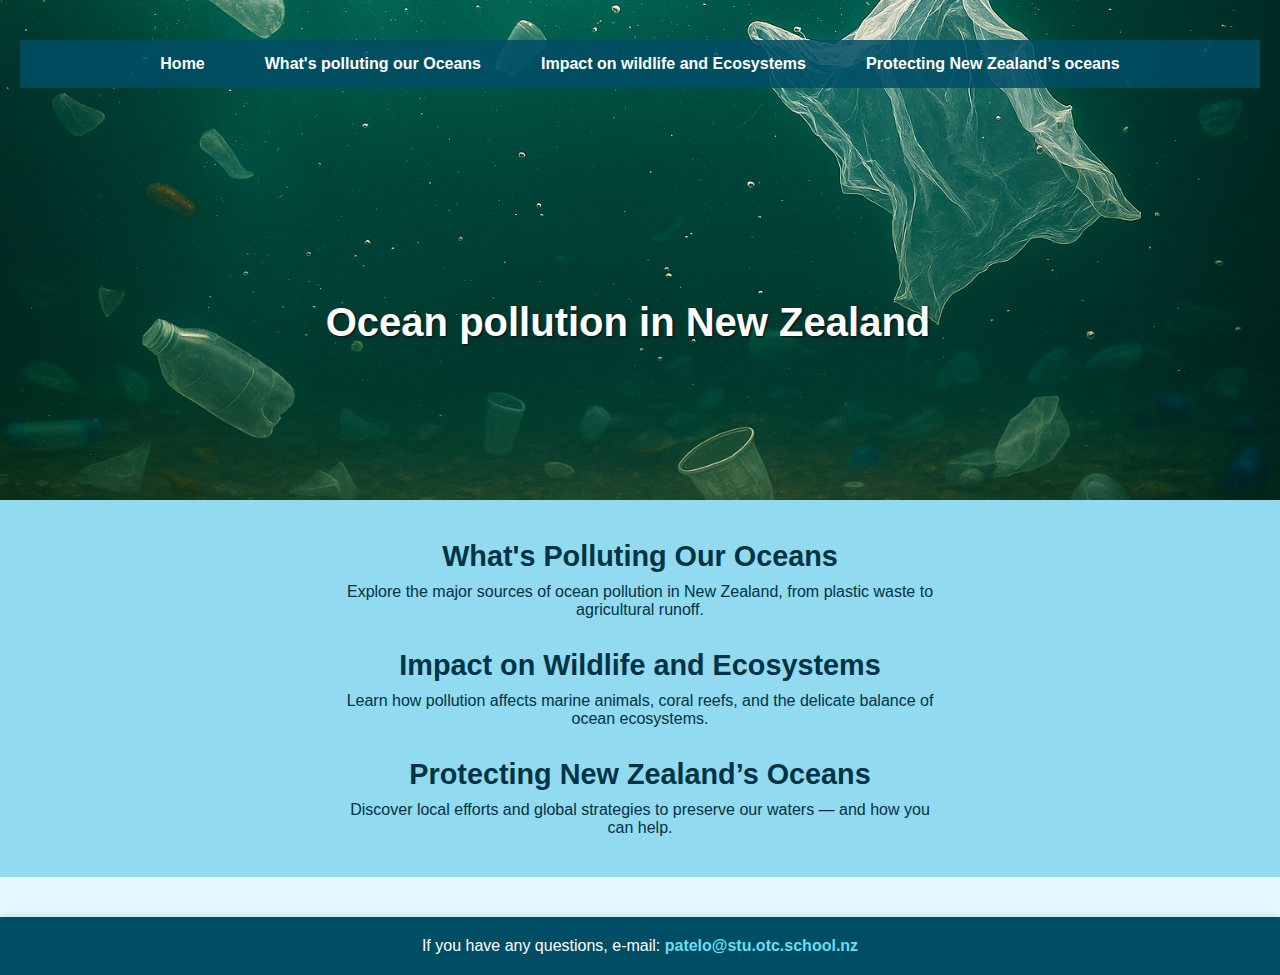
<file: index.html>
<!DOCTYPE html>
<html lang="en">
<head>
    <meta charset="UTF-8">
    <meta name="viewport" content="width=device-width, initial-scale=1.0">
    <link rel="stylesheet" href="style.css">
    <title>Document</title>
</head>

        
<body>
    
  <section class="home-page">
      <h1 class ="home-text">
        Ocean pollution in New Zealand
      </h1>
    <header>
             
            <nav>
            <ul>
                    <li><a href="index.html">Home</a></li>
                    <li><a href="what's_polluting_our_oceans.html">What's polluting our Oceans</a></li>
                    <li><a href="impacto_on_wildlife_and_Ecosystems.html">Impact on wildlife and Ecosystems</a></li>
                    <li><a href="Protecting_New_Zealands_oceans.html">Protecting New Zealand’s oceans</a></li>
            </ul>



        </nav>
    
</header>
    </section>

    <section class="page-summaries">
  
      <div class="summary">
    <h2>What's Polluting Our Oceans</h2>
    <p>Explore the major sources of ocean pollution in New Zealand, from plastic waste to agricultural runoff.</p>
  </div>
  
  <div class="summary">
    <h2>Impact on Wildlife and Ecosystems</h2>
    <p>Learn how pollution affects marine animals, coral reefs, and the delicate balance of ocean ecosystems.</p>
  </div>
  
  <div class="summary">
    <h2>Protecting New Zealand’s Oceans</h2>
    <p>Discover local efforts and global strategies to preserve our waters — and how you can help.</p>
  </div>

  </section>


<footer class="footer-bar">
    <p>If you have any questions, e-mail: <a href="patelo@stu.otc.school.nz">patelo@stu.otc.school.nz</a></p>
</footer>
    

</body>
</html>
</file>
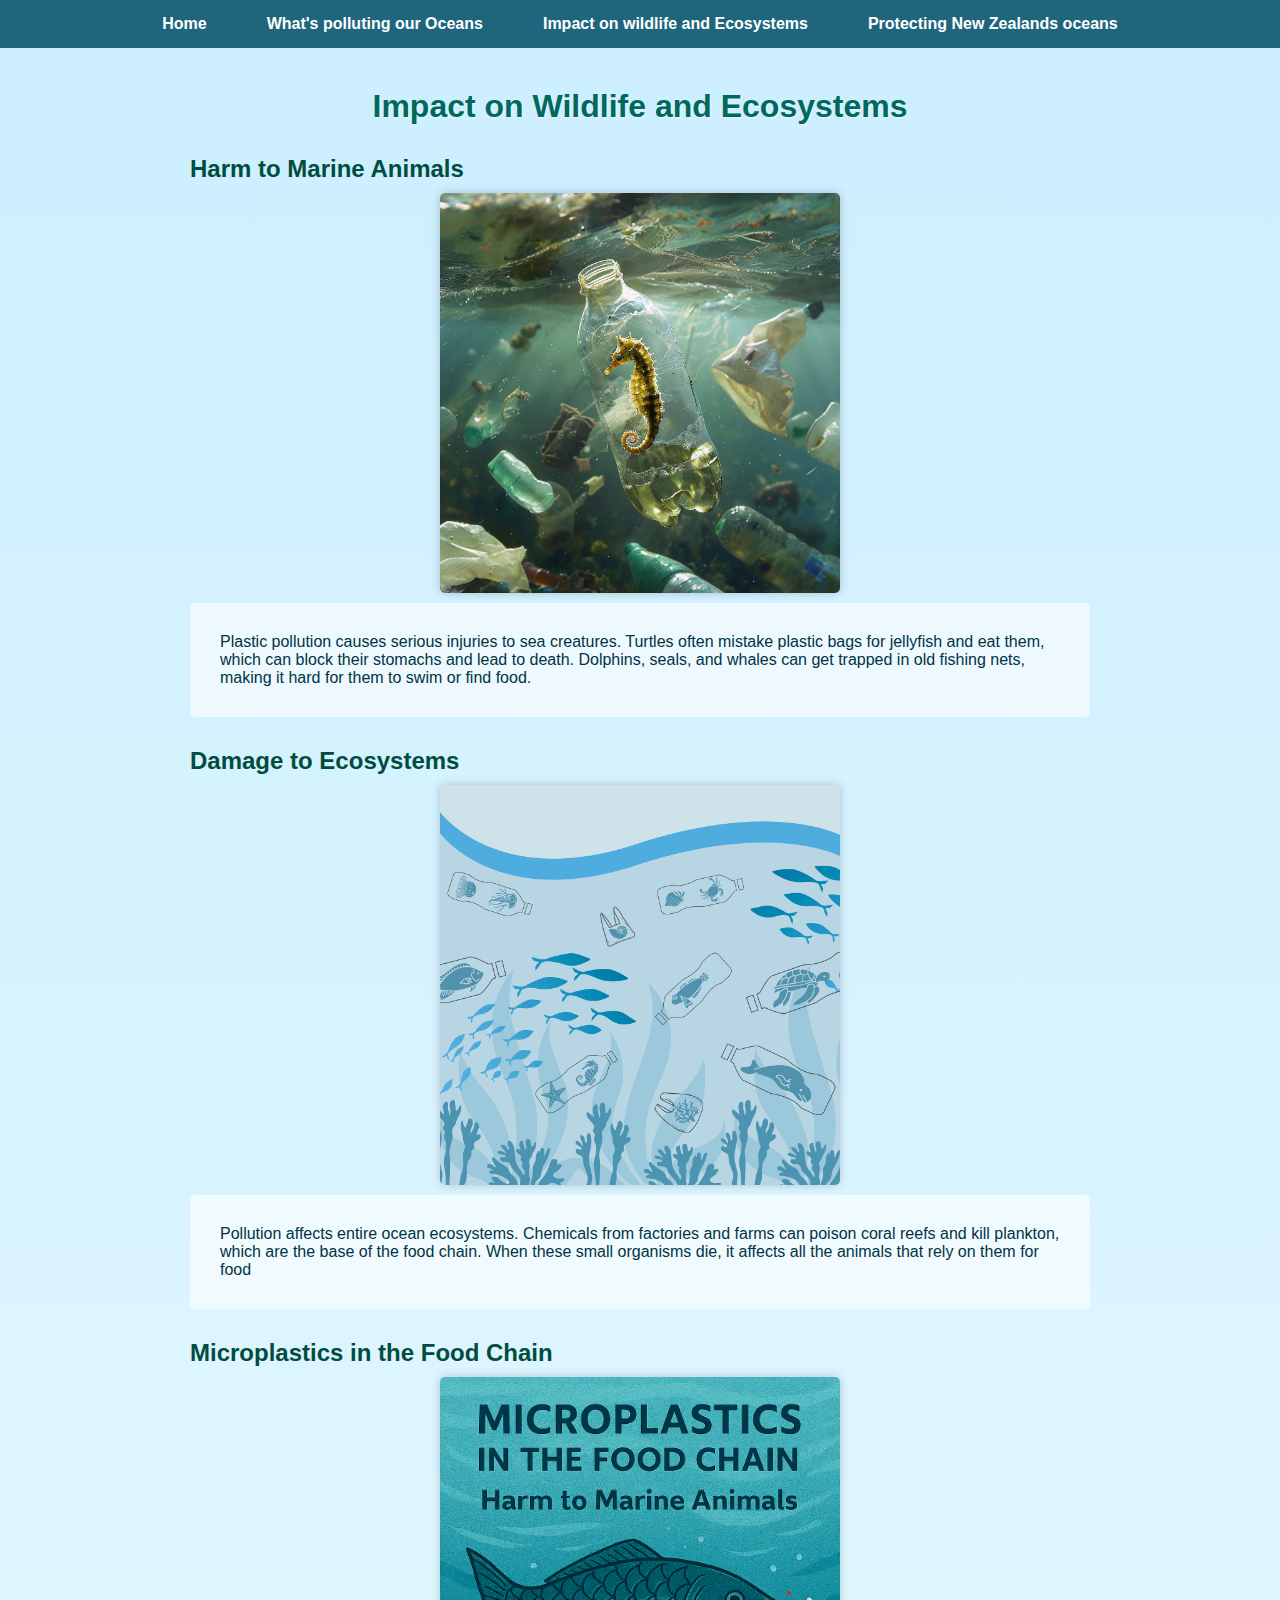
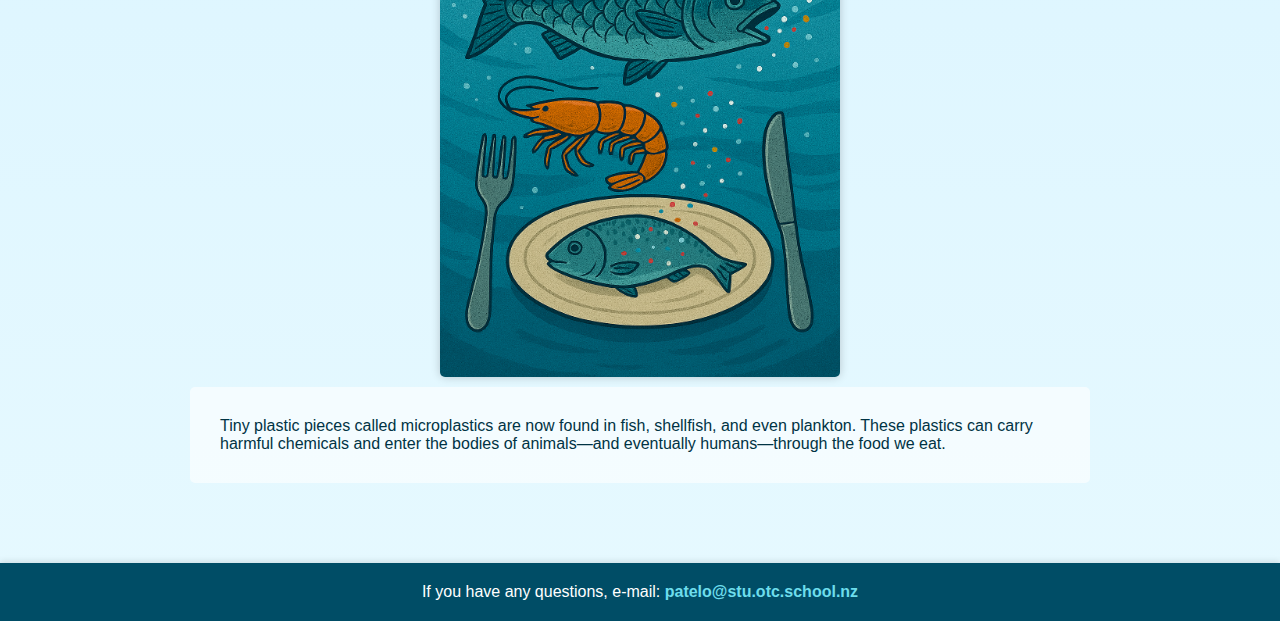
<file: impacto on wildlife and Ecosystems.html>
<!DOCTYPE html>
<html lang="en">
<head>
    <meta charset="UTF-8">
    <meta name="viewport" content="width=device-width, initial-scale=1.0">
    <link rel="stylesheet" href="style.css">
    <title>Document</title>
</head>

<body>
    
        <header>
            <ul>
                <li><a href="index.html">Home</a></li>
                <li><a href="what's_polluting_our_oceans.html">What's polluting our Oceans</a></li>
                <li><a href="impacto on wildlife and Ecosystems.html">Impact on wildlife and Ecosystems</a></li>
                <li><a href="Protecting New Zealands oceans.html">Protecting New Zealands oceans</a></li>
            </ul>
        </header>
   
    <section class="Impact-on-wildlife-and-Ecosystems ">
    <h1> Impact on Wildlife and Ecosystems</h1>

    <h2> Harm to Marine Animals</h2>
    <img src="./images/ai-generated-9084648_1280.jpg " alt="Harm to Marine Animals" class="wildlife-Ecosustem-img"> 
    <p>
        Plastic pollution causes serious injuries to sea creatures. Turtles often mistake plastic bags for jellyfish and eat them, which can block their stomachs and lead to death. Dolphins, seals, and whales can get trapped in old fishing nets, making it hard for them to swim or find food.
    </p>

    <h3>Damage to Ecosystems</h3>
    <img src="./images/plastic-waste-7617451_1280.jpg " alt="Damage to Ecosystems" class="wildlife-Ecosustem-img"> 
    <p>
        Pollution affects entire ocean ecosystems. Chemicals from factories and farms can poison coral reefs and kill plankton, which are the base of the food chain. When these small organisms die, it affects all the animals that rely on them for food
    </p>

    <h4>Microplastics in the Food Chain</h4>
    <img src="./images/Screenshot 2025-08-06 145132.png " alt="Microplastics in the Food Chain" class="wildlife-Ecosustem-img"> 
    <p>
        Tiny plastic pieces called microplastics are now found in fish, shellfish, and even plankton. These plastics can carry harmful chemicals and enter the bodies of animals—and eventually humans—through the food we eat.

    </p>
</section>

<footer class="footer-bar">
    <p>If you have any questions, e-mail: <a href="patelo@stu.otc.school.nz">patelo@stu.otc.school.nz</a></p>
</footer>

</body>
</html>
</file>
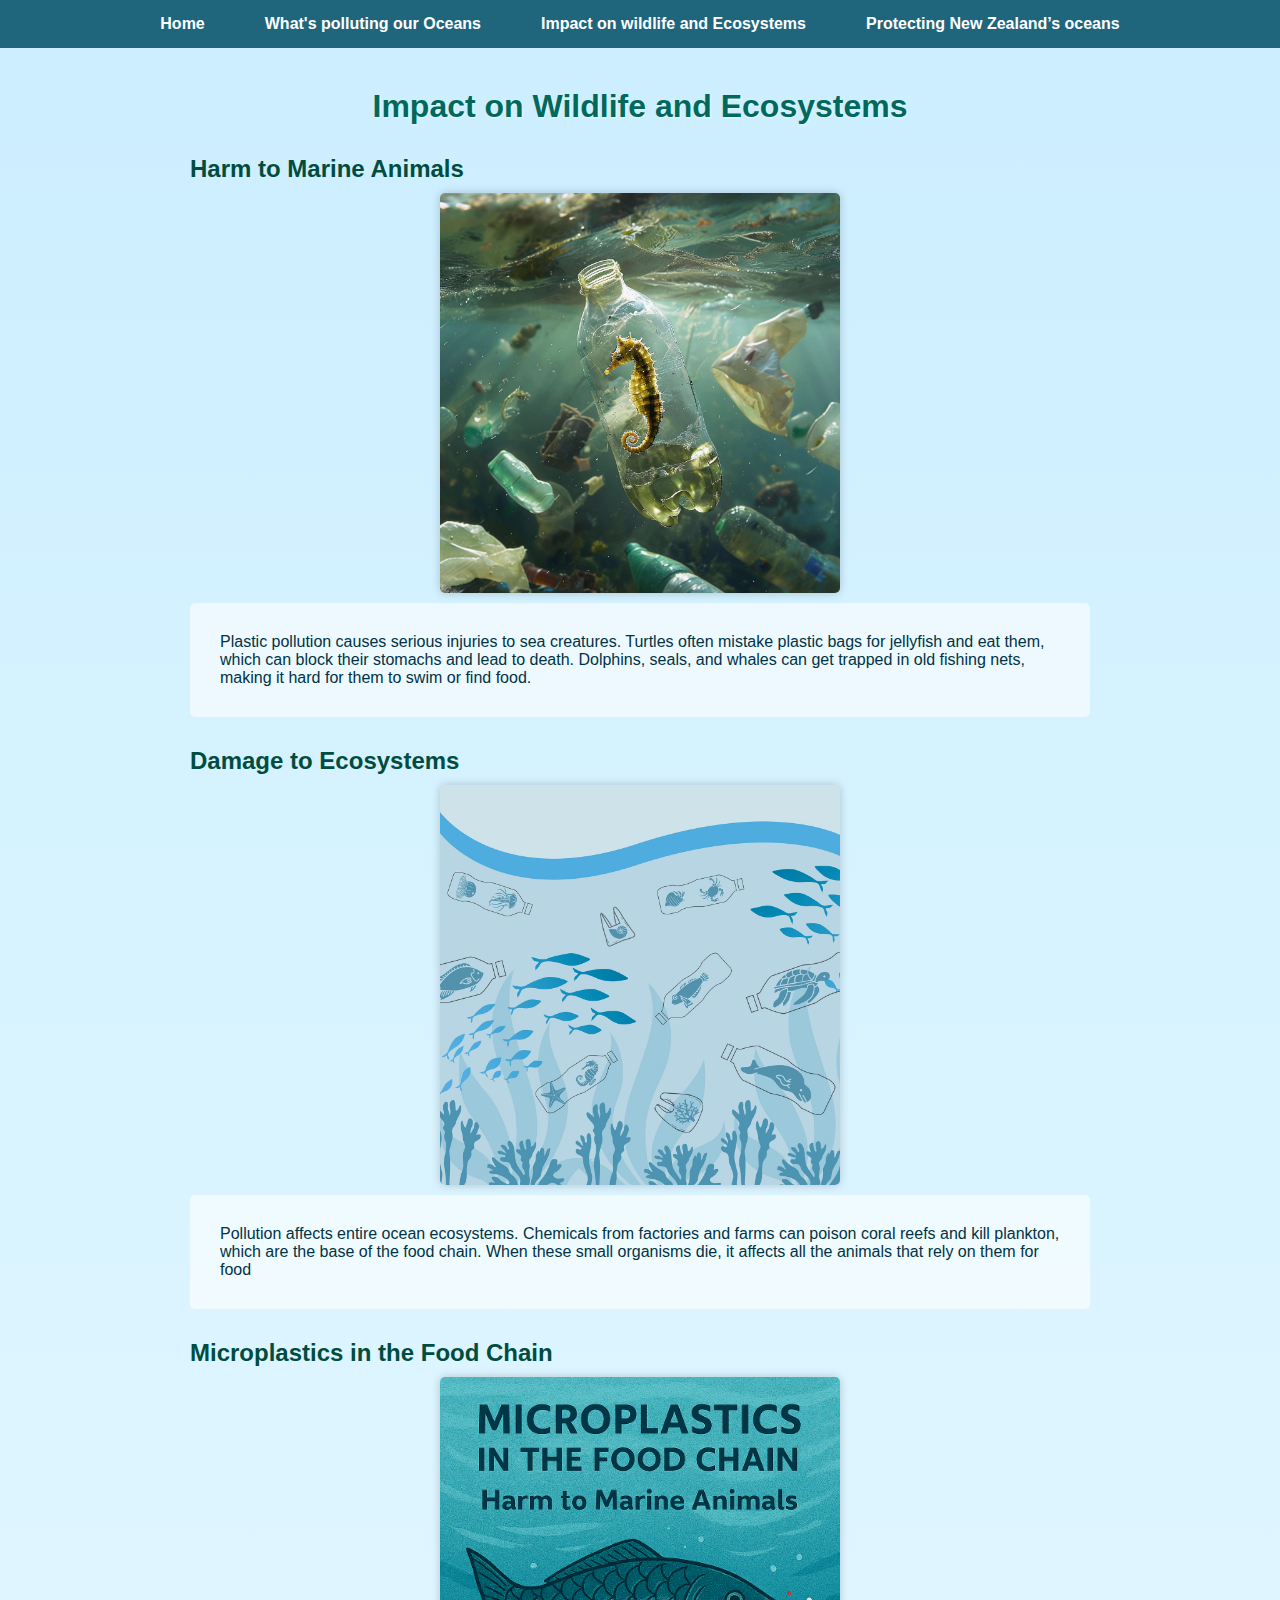
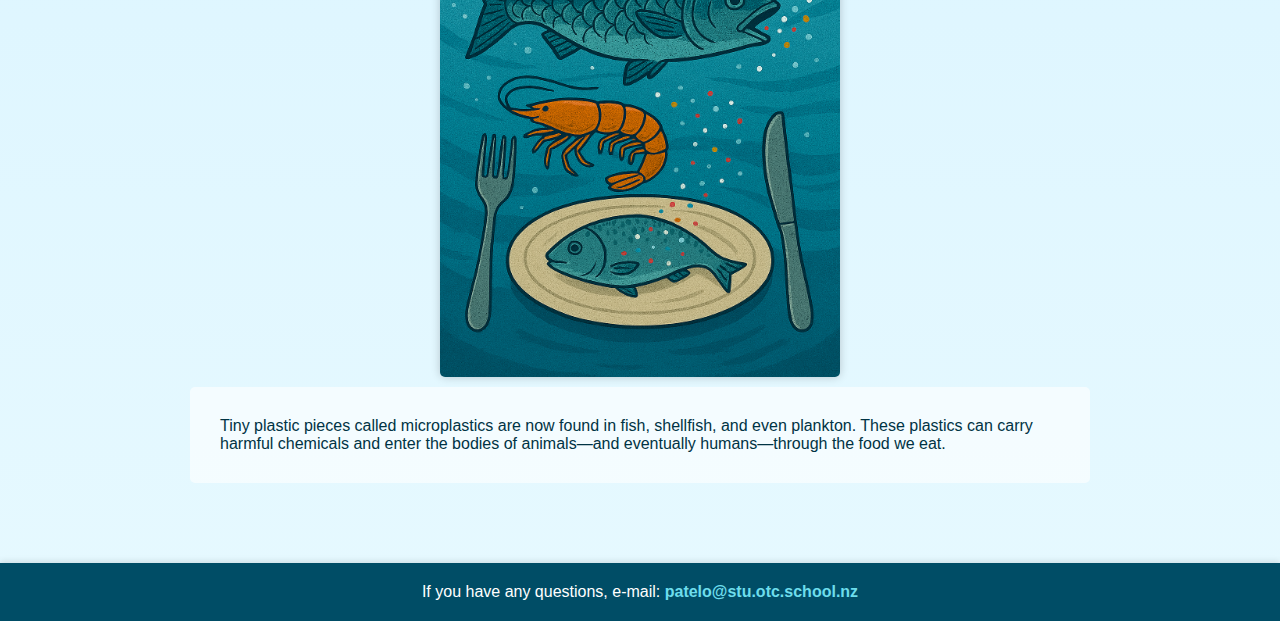
<file: impacto_on_wildlife_and_Ecosystems.html>
<!DOCTYPE html>
<html lang="en">
<head>
    <meta charset="UTF-8">
    <meta name="viewport" content="width=device-width, initial-scale=1.0">
    <link rel="stylesheet" href="style.css">
    <title>Document</title>
</head>

<body>
    
    <header>
        <nav>
            <ul>
                    <li><a href="index.html">Home</a></li>
                    <li><a href="what's_polluting_our_oceans.html">What's polluting our Oceans</a></li>
                    <li><a href="impacto_on_wildlife_and_Ecosystems.html">Impact on wildlife and Ecosystems</a></li>
                    <li><a href="Protecting_New_Zealands_oceans.html">Protecting New Zealand’s oceans</a></li>
            </ul>



    </nav>
    </header>
   
    <section class="Impact-on-wildlife-and-Ecosystems ">
        <h1> Impact on Wildlife and Ecosystems</h1>

        <h2> Harm to Marine Animals</h2>
        <img src="./images/ai-generated-9084648_1280.jpg " alt="Harm to Marine Animals" class="wildlife-Ecosustem-img"> 
        <p>
            Plastic pollution causes serious injuries to sea creatures. Turtles often mistake plastic bags for jellyfish and eat them, which can block their stomachs and lead to death. Dolphins, seals, and whales can get trapped in old fishing nets, making it hard for them to swim or find food.
        </p>

        <h3>Damage to Ecosystems</h3>
        <img src="./images/plastic-waste-7617451_1280.jpg " alt="Damage to Ecosystems" class="wildlife-Ecosustem-img"> 
        <p>
            Pollution affects entire ocean ecosystems. Chemicals from factories and farms can poison coral reefs and kill plankton, which are the base of the food chain. When these small organisms die, it affects all the animals that rely on them for food
        </p>

        <h4>Microplastics in the Food Chain</h4>
        <img src="./images/screenshot_microplastics.png.png" alt="Microplastics in the Food Chain" class="wildlife-Ecosustem-img"> 
        <p>
            Tiny plastic pieces called microplastics are now found in fish, shellfish, and even plankton. These plastics can carry harmful chemicals and enter the bodies of animals—and eventually humans—through the food we eat.
        </p>
    </section>

    <footer class="footer-bar">
        <p>If you have any questions, e-mail: <a href="patelo@stu.otc.school.nz">patelo@stu.otc.school.nz</a></p>
    </footer>

</body>
</html>
</file>
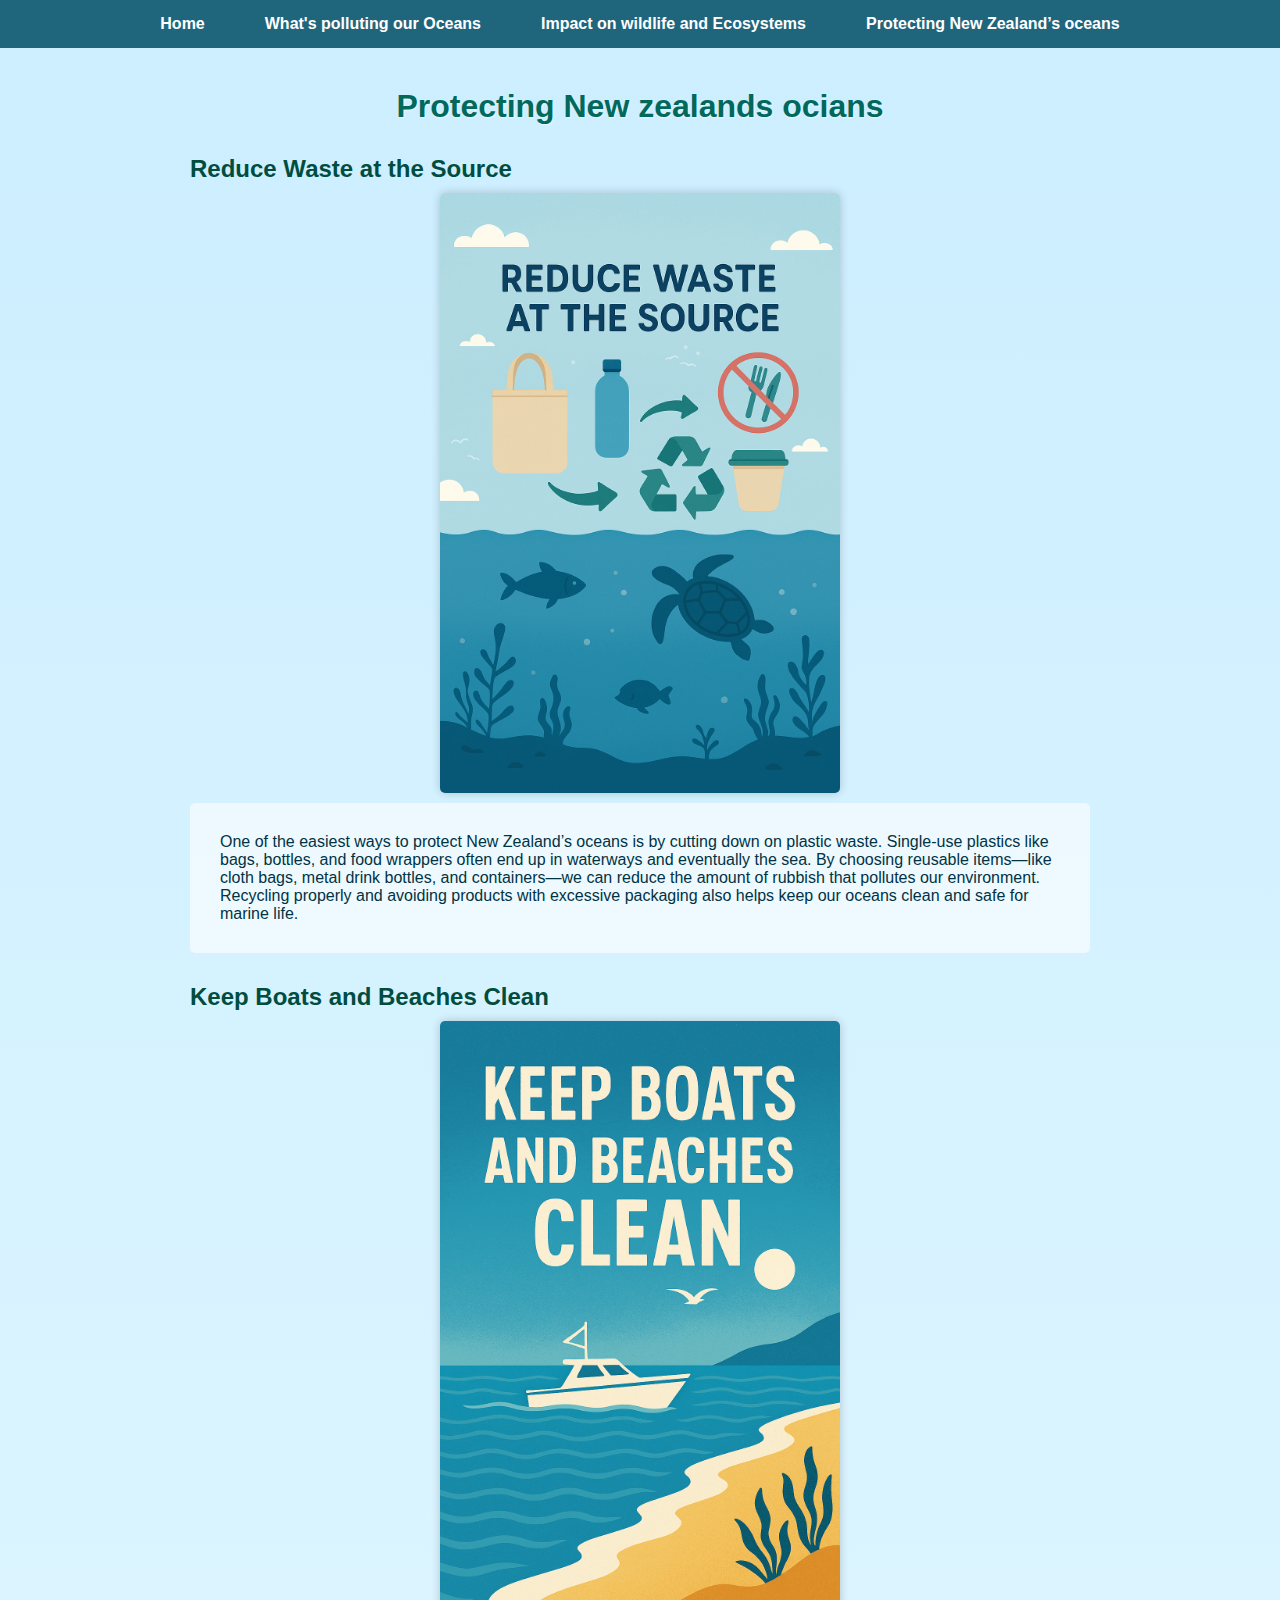
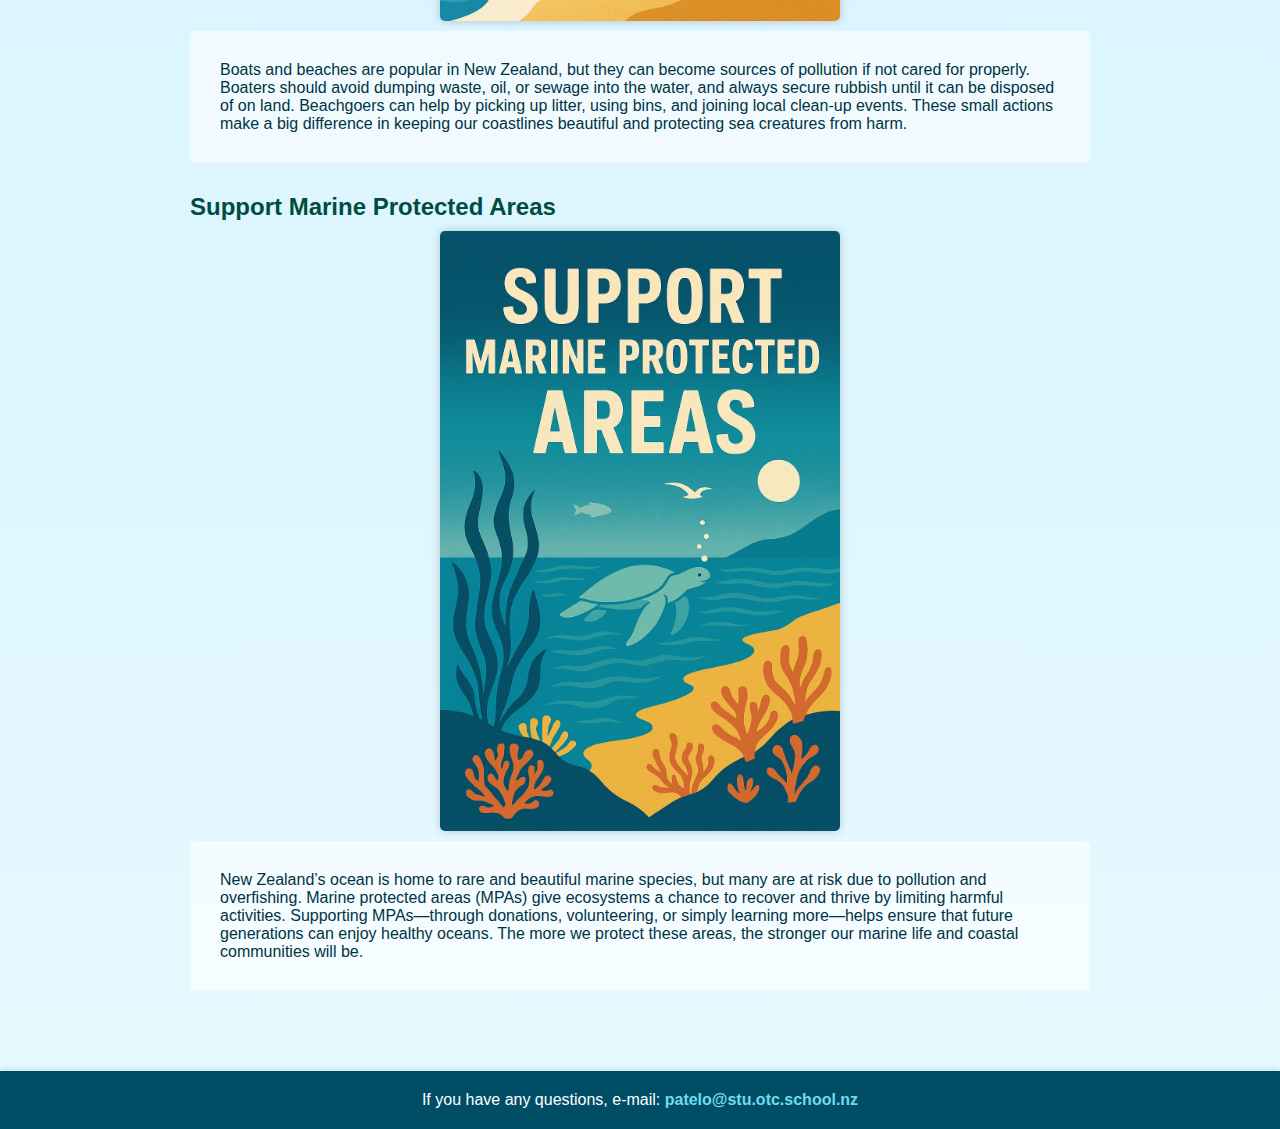
<file: Protecting_New_Zealands_oceans.html>
<!DOCTYPE html>
<html lang="en">
<head>
    <meta charset="UTF-8">
    <meta name="viewport" content="width=device-width, initial-scale=1.0">
    <link rel="stylesheet" href="style.css">
    <title>Document</title>
</head>

<body>
    
        <header>
           <nav>
            <ul>
                    <li><a href="index.html">Home</a></li>
                    <li><a href="what's_polluting_our_oceans.html">What's polluting our Oceans</a></li>
                    <li><a href="impacto_on_wildlife_and_Ecosystems.html">Impact on wildlife and Ecosystems</a></li>
                    <li><a href="Protecting_New_Zealands_oceans.html">Protecting New Zealand’s oceans</a></li>
            </ul>



        </nav>
        </header>
   
    <section class="Protecting-nz-ocians">
    <h1> Protecting New zealands ocians</h1>

    <h2>Reduce Waste at the Source</h2>
    <img src="./images/screenshot_2025-08-04_133931.png.png" alt="Reduce Waste at the Source" class="Protecting-ocians-img  "> 
    <p>
        One of the easiest ways to protect New Zealand’s oceans is by cutting down on plastic waste. Single-use plastics like bags, bottles, and food wrappers often end up in waterways and eventually the sea. By choosing reusable items—like cloth bags, metal drink bottles, and containers—we can reduce the amount of rubbish that pollutes our environment. Recycling properly and avoiding products with excessive packaging also helps keep our oceans clean and safe for marine life.
    </p>

    <h3>Keep Boats and Beaches Clean</h3>
    <img src="./images/keep_boats_and_beach.png.png" alt="Keep Boats and Beaches Clean" class="Protecting-ocians-img "> 
    <p>
        Boats and beaches are popular in New Zealand, but they can become sources of pollution if not cared for properly. Boaters should avoid dumping waste, oil, or sewage into the water, and always secure rubbish until it can be disposed of on land. Beachgoers can help by picking up litter, using bins, and joining local clean-up events. These small actions make a big difference in keeping our coastlines beautiful and protecting sea creatures from harm.
    </p>

    <h4>Support Marine Protected Areas</h4>
    <img src="./images/support_marine_protected.png.png" alt="Support Marine Protected Areas" class="Protecting-ocians-img "> 
    <p>
        New Zealand’s ocean is home to rare and beautiful marine species, but many are at risk due to pollution and overfishing. Marine protected areas (MPAs) give ecosystems a chance to recover and thrive by limiting harmful activities. Supporting MPAs—through donations, volunteering, or simply learning more—helps ensure that future generations can enjoy healthy oceans. The more we protect these areas, the stronger our marine life and coastal communities will be.
    </p>

</section>


<footer class="footer-bar">
    <p>If you have any questions, e-mail: <a href="patelo@stu.otc.school.nz">patelo@stu.otc.school.nz</a></p>
</footer>

</body>
</html>
</file>
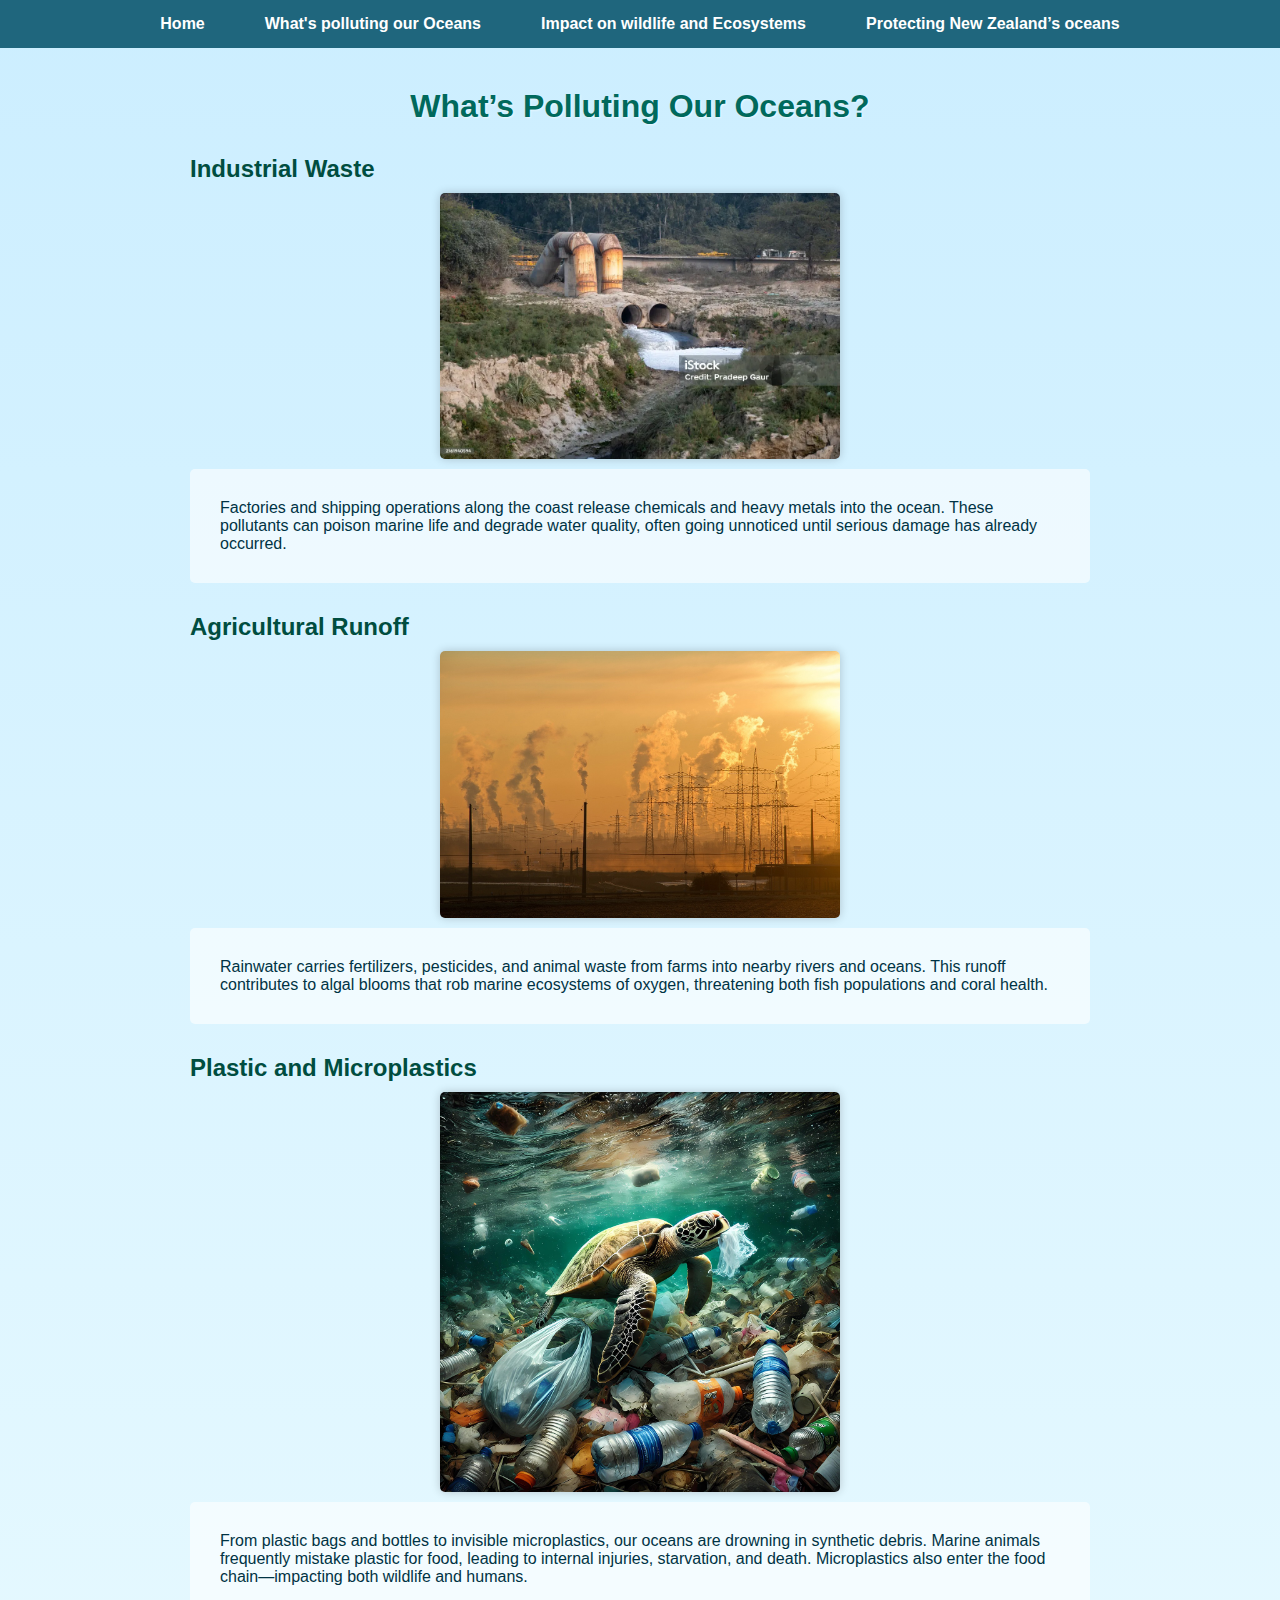
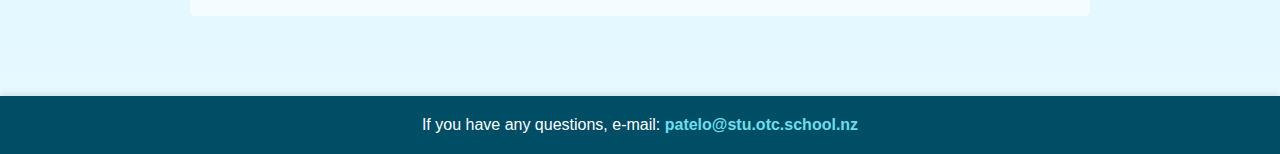
<file: what's_polluting_our_oceans.html>
<!DOCTYPE html>
<html lang="en">
<head>
    <meta charset="UTF-8">
    <meta name="viewport" content="width=device-width, initial-scale=1.0">
    <link rel="stylesheet" href="style.css">
    <title>Document</title>
</head>

<body>
    
        <header>
            <nav>
                <ul>
                    <li><a href="index.html">Home</a></li>
                    <li><a href="what's_polluting_our_oceans.html">What's polluting our Oceans</a></li>
                    <li><a href="impacto_on_wildlife_and_Ecosystems.html">Impact on wildlife and Ecosystems</a></li>
                    <li><a href="Protecting_New_Zealands_oceans.html">Protecting New Zealand’s oceans</a></li>
            </ul>



        </nav>
        </header>
   
    <section class="pollution-causes">
    <h1> What’s Polluting Our Oceans?</h1>

    <h2>Industrial Waste</h2>
    <img src="./images/istockphoto-2161940594-1024x1024.webp" alt="Industrial Waste" class="pollution-img"> 
    <p>
        Factories and shipping operations along the coast release chemicals and heavy metals into the ocean. These pollutants can poison marine life and degrade water quality, often going unnoticed until serious damage has already occurred.
    </p>

    <h3>Agricultural Runoff</h3>
    <img src="./images/industry-1761801_1280.jpg" alt="Agricultural Runoff" class="pollution-img"> 
    <p>
        Rainwater carries fertilizers, pesticides, and animal waste from farms into nearby rivers and oceans. This runoff contributes to algal blooms that rob marine ecosystems of oxygen, threatening both fish populations and coral health.
    </p>

    <h4>Plastic and Microplastics</h4>
    <img src="./images/ai-generated-8961162_1280.jpg" alt="Plastic Pollution" class="pollution-img"> 
    <p>
        From plastic bags and bottles to invisible microplastics, our oceans are drowning in synthetic debris. Marine animals frequently mistake plastic for food, leading to internal injuries, starvation, and death. Microplastics also enter the food chain—impacting both wildlife and humans.
    </p>

</section>


<footer class="footer-bar">
    <p>If you have any questions, e-mail: <a href="patelo@stu.otc.school.nz">patelo@stu.otc.school.nz</a></p>
</footer>

</body>
</html>
</file>
<file: style.css>
.home-page{
    background-image: url("./images/Screenshot\ 2025-08-04\ 133941.png");
    height: 500px;;
    background-position: center;
    background-repeat: no-repeat;
    background-size: cover;
    padding: 40px 20px;
  text-align: center;
}



.home-text{
    color: #ffffff;
    position:absolute;
    text-align: center;
    top: 300px;
    width: 95%;
    font-size: 5rem;
      font-size: 2.5rem;
    color: #ffffff;
    margin-bottom: 20px;
    text-shadow: 1px 1px 2px #0c0d0e;


}



*{
  margin: 0;
  padding: 0;
  box-sizing: border-box;
}


body {
  font-family: 'Segoe UI', Tahoma, Geneva, Verdana, sans-serif;
  background: linear-gradient(to bottom, #cceeff, #e6f9ff);
  color: #003344;
}

header ul {
  list-style: none;
  display: flex;
  justify-content: center;
  gap: 30px;
  flex-wrap: wrap;
}


header ul li a {
  text-decoration: none;
  color: #ffffff;
  font-weight: bold;
  padding: 10px 15px;
  border-radius: 5px;
  transition: background-color 0.3s ease, transform 0.2s ease;
}



/* this is for the blue effect when click */
header ul li a:hover {      
  background-color: #00acc1;
  transform: scale(1.05);
}


@media (max-width: 600px) {
  header ul {
    flex-direction: column;
    gap: 15px;
  }
}


.footer-bar {
  background-color: #004d66;
  color: #ffffff;
  text-align: center;
  padding: 20px;
  margin-top: 40px;
  font-size: 1rem;
  box-shadow: 0 -2px 6px rgba(0, 0, 0, 0.1);
}

.footer-bar a {
  color: #6dddec;
  text-decoration: none;
  font-weight: bold;
}

.footer-bar a:hover {
  text-decoration: underline;
}   



.page-summaries {
  display: grid;
  grid-template-columns: 1fr;
  gap: 30px;
  padding: 40px 20px;
  background-color: #91daf0;
  color: #003344;
  text-align: center;
}

.page-summaries h2 {
  font-size: 1.8rem;
  margin-bottom: 10px;
}

.page-summaries p {
  font-size: 1rem;
  max-width: 600px;
  margin: 0 auto;
}

.call-to-action {
  background-color: #83eefc;
  color: #ffffff;
  text-align: center;
  padding: 40px 20px;
  margin-top: 40px;
}

.call-to-action h2 {
  font-size: 2rem;
  margin-bottom: 10px;
}

.call-to-action p {
  font-size: 1.2rem;
  margin-bottom: 20px;
}


  






/* page one What's polluting our oceans */

* {
  margin: 0;
  padding: 0;
  box-sizing: border-box;
}





header {
  background-color: rgba(0, 77, 102, 0.85);
  padding: 15px 0;
  width: 100%;
}



header ul li a {
  text-decoration: none;
  color: #ffffff;
  font-weight: bold;
  padding: 10px 15px;
  border-radius: 5px;
  transition: background-color 0.3s ease, transform 0.2s ease;
}



.pollution-causes {
  padding: 40px 0;
  max-width: 900px;
  margin: 0 auto;
}

.pollution-causes h1 {
  font-size: 2rem;
  color: #00695c;
  margin-bottom: 20px;
  text-align: center;
  text-shadow: 1px 1px 2px rgba(255,255,255,0.6);
}

.pollution-causes h2 {
  font-size: 1.5rem;
  margin-top: 30px;
  color: #004d40;
}

.pollution-causes h3 {
  font-size: 1.5rem;
  margin-top: 30px;
  color: #004d40;
}

.pollution-causes h4 {
  font-size: 1.5rem;
  margin-top: 30px;
  color: #004d40;
}


.pollution-causes p {
  font-size: 1rem;
  margin-top: 10px;
  color: #003344;
  background-color: rgba(255, 255, 255, 0.6);
  padding: 30px;
  border-radius: 5px;
}


.pollution-img {
  width: 100%;
  max-width: 400px;
  height: auto;
  display: block;
  margin: 10px auto;
  border-radius: 5px;
  box-shadow: 0 0 10px rgba(0,0,0,0.2);
}






/* page two Impact on wildlife and ecosystem */






* {
  margin: 0;
  padding: 0;
  box-sizing: border-box;
}





header {
  background-color: rgba(0, 77, 102, 0.85);
  padding: 15px 0;
  width: 100%;
}



header ul li a {
  text-decoration: none;
  color: #ffffff;
  font-weight: bold;
  padding: 10px 15px;
  border-radius: 5px;
  transition: background-color 0.3s ease, transform 0.2s ease;
}



.Impact-on-wildlife-and-Ecosystems {
  padding: 40px 0;
  max-width: 900px;
  margin: 0 auto;
}

.Impact-on-wildlife-and-Ecosystems h1 {
  font-size: 2rem;
  color: #00695c;
  margin-bottom: 20px;
  text-align: center;
  text-shadow: 1px 1px 2px rgba(255,255,255,0.6);
}

.Impact-on-wildlife-and-Ecosystems h2 {
  font-size: 1.5rem;
  margin-top: 30px;
  color: #004d40;
}

.Impact-on-wildlife-and-Ecosystems h3 {
  font-size: 1.5rem;
  margin-top: 30px;
  color: #004d40;
}

.Impact-on-wildlife-and-Ecosystems h4 {
  font-size: 1.5rem;
  margin-top: 30px;
  color: #004d40;
}


.Impact-on-wildlife-and-Ecosystems p {
  font-size: 1rem;
  margin-top: 10px;
  color: #003344;
  background-color: rgba(255, 255, 255, 0.6);
  padding: 30px;
  border-radius: 5px;
}


.wildlife-Ecosustem-img {
   width: 100%;
  max-width: 400px;
  height: auto;
  display: block;
  margin: 10px auto;
  border-radius: 5px;
  box-shadow: 0 0 10px rgba(0,0,0,0.2);
}




/* page three protecting Nz ocians */






* {
  margin: 0;
  padding: 0;
  box-sizing: border-box;
}





header {
  background-color: rgba(0, 77, 102, 0.85);
  padding: 15px 0;
  width: 100%;
}



header ul li a {
  text-decoration: none;
  color: #ffffff;
  font-weight: bold;
  padding: 10px 15px;
  border-radius: 5px;
  transition: background-color 0.3s ease, transform 0.2s ease;
}



.Protecting-nz-ocians{
  padding: 40px 0;
  max-width: 900px;
  margin: 0 auto;
}

.Protecting-nz-ocians h1 {
  font-size: 2rem;
  color: #00695c;
  margin-bottom: 20px;
  text-align: center;
  text-shadow: 1px 1px 2px rgba(255,255,255,0.6);
}

.Protecting-nz-ocians h2 {
  font-size: 1.5rem;
  margin-top: 30px;
  color: #004d40;
}

.Protecting-nz-ocians h3 {
  font-size: 1.5rem;
  margin-top: 30px;
  color: #004d40;
}

.Protecting-nz-ocians h4 {
  font-size: 1.5rem;
  margin-top: 30px;
  color: #004d40;
}


.Protecting-nz-ocians p {
  font-size: 1rem;
  margin-top: 10px;
  color: #003344;
  background-color: rgba(255, 255, 255, 0.6);
  padding: 30px;
  border-radius: 5px;
}


.Protecting-ocians-img {
   width: 100%;
  max-width: 400px;
  height: auto;
  display: block;
  margin: 10px auto;
  border-radius: 5px;
  box-shadow: 0 0 10px rgba(0,0,0,0.2);
}
</file>
